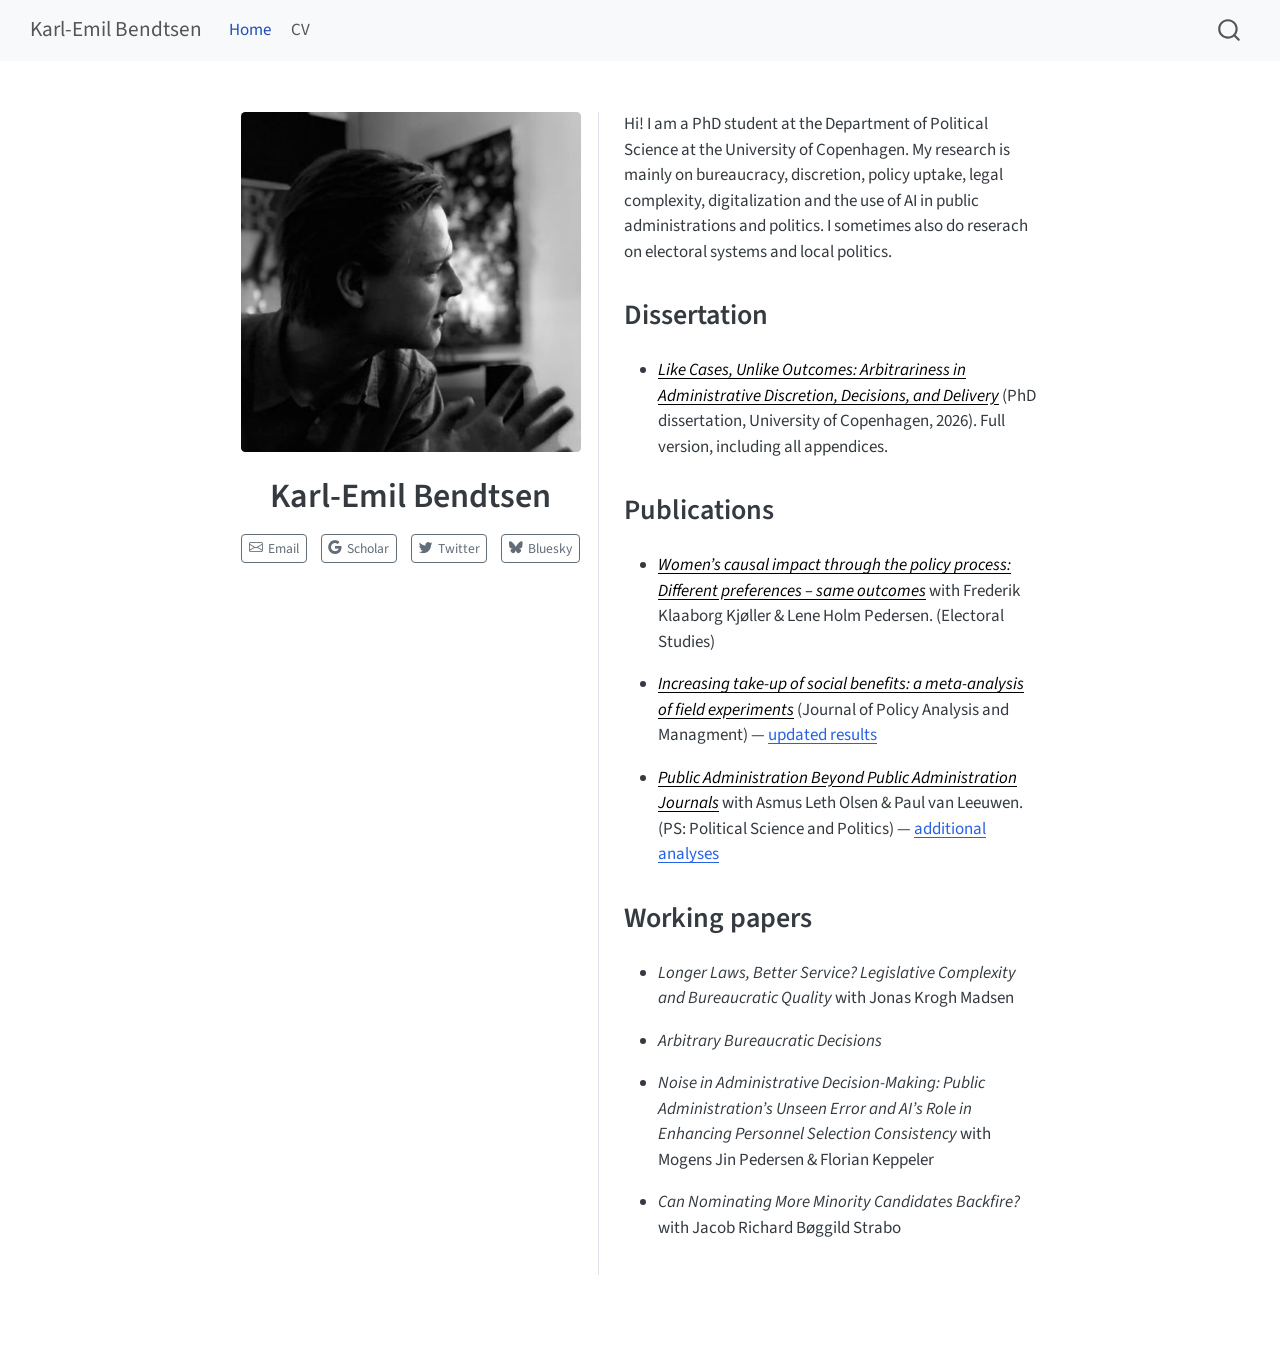
<file: docs/index.html>
<!DOCTYPE html>
<html xmlns="http://www.w3.org/1999/xhtml" lang="en" xml:lang="en"><head>

<meta charset="utf-8">
<meta name="generator" content="quarto-1.8.26">

<meta name="viewport" content="width=device-width, initial-scale=1.0, user-scalable=yes">


<title>Karl-Emil Bendtsen</title>
<style>
code{white-space: pre-wrap;}
span.smallcaps{font-variant: small-caps;}
div.columns{display: flex; gap: min(4vw, 1.5em);}
div.column{flex: auto; overflow-x: auto;}
div.hanging-indent{margin-left: 1.5em; text-indent: -1.5em;}
ul.task-list{list-style: none;}
ul.task-list li input[type="checkbox"] {
  width: 0.8em;
  margin: 0 0.8em 0.2em -1em; /* quarto-specific, see https://github.com/quarto-dev/quarto-cli/issues/4556 */ 
  vertical-align: middle;
}
</style>


<script src="site_libs/quarto-nav/quarto-nav.js"></script>
<script src="site_libs/quarto-nav/headroom.min.js"></script>
<script src="site_libs/clipboard/clipboard.min.js"></script>
<script src="site_libs/quarto-search/autocomplete.umd.js"></script>
<script src="site_libs/quarto-search/fuse.min.js"></script>
<script src="site_libs/quarto-search/quarto-search.js"></script>
<meta name="quarto:offset" content="./">
<script src="site_libs/quarto-html/quarto.js" type="module"></script>
<script src="site_libs/quarto-html/tabsets/tabsets.js" type="module"></script>
<script src="site_libs/quarto-html/axe/axe-check.js" type="module"></script>
<script src="site_libs/quarto-html/popper.min.js"></script>
<script src="site_libs/quarto-html/tippy.umd.min.js"></script>
<link href="site_libs/quarto-html/tippy.css" rel="stylesheet">
<link href="site_libs/quarto-html/quarto-syntax-highlighting-587c61ba64f3a5504c4d52d930310e48.css" rel="stylesheet" id="quarto-text-highlighting-styles">
<script src="site_libs/bootstrap/bootstrap.min.js"></script>
<link href="site_libs/bootstrap/bootstrap-icons.css" rel="stylesheet">
<link href="site_libs/bootstrap/bootstrap-e31584831b205ffbb2d98406f31c2a5b.min.css" rel="stylesheet" append-hash="true" id="quarto-bootstrap" data-mode="light">
<script id="quarto-search-options" type="application/json">{
  "location": "navbar",
  "copy-button": false,
  "collapse-after": 3,
  "panel-placement": "end",
  "type": "overlay",
  "limit": 50,
  "keyboard-shortcut": [
    "f",
    "/",
    "s"
  ],
  "show-item-context": false,
  "language": {
    "search-no-results-text": "No results",
    "search-matching-documents-text": "matching documents",
    "search-copy-link-title": "Copy link to search",
    "search-hide-matches-text": "Hide additional matches",
    "search-more-match-text": "more match in this document",
    "search-more-matches-text": "more matches in this document",
    "search-clear-button-title": "Clear",
    "search-text-placeholder": "",
    "search-detached-cancel-button-title": "Cancel",
    "search-submit-button-title": "Submit",
    "search-label": "Search"
  }
}</script>


<link rel="stylesheet" href="styles.css">
</head>

<body class="nav-fixed fullcontent quarto-light">

<div id="quarto-search-results"></div>
  <header id="quarto-header" class="headroom fixed-top">
    <nav class="navbar navbar-expand-lg " data-bs-theme="dark">
      <div class="navbar-container container-fluid">
      <div class="navbar-brand-container mx-auto">
    <a class="navbar-brand" href="./index.html">
    <span class="navbar-title">Karl-Emil Bendtsen</span>
    </a>
  </div>
            <div id="quarto-search" class="" title="Search"></div>
          <button class="navbar-toggler" type="button" data-bs-toggle="collapse" data-bs-target="#navbarCollapse" aria-controls="navbarCollapse" role="menu" aria-expanded="false" aria-label="Toggle navigation" onclick="if (window.quartoToggleHeadroom) { window.quartoToggleHeadroom(); }">
  <span class="navbar-toggler-icon"></span>
</button>
          <div class="collapse navbar-collapse" id="navbarCollapse">
            <ul class="navbar-nav navbar-nav-scroll me-auto">
  <li class="nav-item">
    <a class="nav-link active" href="./index.html" aria-current="page"> 
<span class="menu-text">Home</span></a>
  </li>  
  <li class="nav-item">
    <a class="nav-link" href="./CV_karlemilbendtsen.pdf"> 
<span class="menu-text">CV</span></a>
  </li>  
</ul>
          </div> <!-- /navcollapse -->
            <div class="quarto-navbar-tools">
</div>
      </div> <!-- /container-fluid -->
    </nav>
</header>
<!-- content -->
<div id="quarto-content" class="quarto-container page-columns page-rows-contents page-layout-article page-navbar">
<!-- sidebar -->
<!-- margin-sidebar -->
    
<!-- main -->
<div class="quarto-about-trestles">
  <div class="about-entity">
    <img src="pb.jpg" class="about-image
  rounded " style="width: 20em;">
<header id="title-block-header" class="quarto-title-block default">
<div class="quarto-title">
<h1 class="title">Karl-Emil Bendtsen</h1>
</div>
<div class="quarto-title-meta">
  </div>
</header>
    <div class="about-links">
  <a href="/kesb@ifs.ku.dk" class="about-link" rel="" target="">
    <i class="bi bi-envelope"></i>
     <span class="about-link-text">Email</span>
  </a>
  <a href="https://scholar.google.com/citations?user=jsZh-bsAAAAJ&amp;hl=en&amp;oi=ao" class="about-link" rel="" target="">
    <i class="bi bi-google scholar"></i>
     <span class="about-link-text">Scholar</span>
  </a>
  <a href="https://x.com/KarlEmil8D" class="about-link" rel="" target="">
    <i class="bi bi-twitter"></i>
     <span class="about-link-text">Twitter</span>
  </a>
  <a href="https://bsky.app/profile/karlemilbendtsen.bsky.social" class="about-link" rel="" target="">
    <i class="bi bi-bluesky"></i>
     <span class="about-link-text">Bluesky</span>
  </a>
</div>
  </div>
  <div class="about-contents"><main class="content" id="quarto-document-content">
<p>Hi! I am a PhD student at the Department of Political Science at the University of Copenhagen. My research is mainly on bureaucracy, discretion, policy uptake, legal complexity, digitalization and the use of AI in public administrations and politics. I sometimes also do reserach on electoral systems and local politics.</p>
<section id="dissertation" class="level2">
<h2 data-anchor-id="dissertation">Dissertation</h2>
<ul>
<li><a href="dissertation/like-cases-unlike-outcomes.pdf"><em>Like Cases, Unlike Outcomes: Arbitrariness in Administrative Discretion, Decisions, and Delivery</em></a> (PhD dissertation, University of Copenhagen, 2026). Full version, including all appendices.</li>
</ul>
</section>
<section id="publications" class="level2">
<h2 data-anchor-id="publications">Publications</h2>
<ul>
<li><p><a href="https://www.sciencedirect.com/science/article/pii/S0261379426000648"><em>Women’s causal impact through the policy process: Different preferences – same outcomes</em></a> with Frederik Klaaborg Kjøller &amp; Lene Holm Pedersen. (Electoral Studies)</p></li>
<li><p><a href="https://onlinelibrary.wiley.com/doi/abs/10.1002/pam.70085"><em>Increasing take-up of social benefits: a meta-analysis of field experiments</em></a> (Journal of Policy Analysis and Managment) — <a href="takeup_update.html">updated results</a></p></li>
<li><p><a href="https://www.cambridge.org/core/journals/ps-political-science-and-politics/article/public-administration-beyond-public-administration-journals/9A9373268F2880A786AB899960764015"><em>Public Administration Beyond Public Administration Journals</em></a> with Asmus Leth Olsen &amp; Paul van Leeuwen. (PS: Political Science and Politics) — <a href="https://paopa.org">additional analyses</a></p></li>
</ul>
</section>
<section id="working-papers" class="level2">
<h2 data-anchor-id="working-papers">Working papers</h2>
<ul>
<li><p><em>Longer Laws, Better Service? Legislative Complexity and Bureaucratic Quality</em> with Jonas Krogh Madsen</p></li>
<li><p><em>Arbitrary Bureaucratic Decisions</em></p></li>
<li><p><em>Noise in Administrative Decision-Making: Public Administration’s Unseen Error and AI’s Role in Enhancing Personnel Selection Consistency</em> with Mogens Jin Pedersen &amp; Florian Keppeler</p></li>
<li><p><em>Can Nominating More Minority Candidates Backfire?</em> with Jacob Richard Bøggild Strabo</p></li>
</ul>


</section>
</main></div>
</div>
 <!-- /main -->
<script id="quarto-html-after-body" type="application/javascript">
  window.document.addEventListener("DOMContentLoaded", function (event) {
    const isCodeAnnotation = (el) => {
      for (const clz of el.classList) {
        if (clz.startsWith('code-annotation-')) {                     
          return true;
        }
      }
      return false;
    }
    const onCopySuccess = function(e) {
      // button target
      const button = e.trigger;
      // don't keep focus
      button.blur();
      // flash "checked"
      button.classList.add('code-copy-button-checked');
      var currentTitle = button.getAttribute("title");
      button.setAttribute("title", "Copied!");
      let tooltip;
      if (window.bootstrap) {
        button.setAttribute("data-bs-toggle", "tooltip");
        button.setAttribute("data-bs-placement", "left");
        button.setAttribute("data-bs-title", "Copied!");
        tooltip = new bootstrap.Tooltip(button, 
          { trigger: "manual", 
            customClass: "code-copy-button-tooltip",
            offset: [0, -8]});
        tooltip.show();    
      }
      setTimeout(function() {
        if (tooltip) {
          tooltip.hide();
          button.removeAttribute("data-bs-title");
          button.removeAttribute("data-bs-toggle");
          button.removeAttribute("data-bs-placement");
        }
        button.setAttribute("title", currentTitle);
        button.classList.remove('code-copy-button-checked');
      }, 1000);
      // clear code selection
      e.clearSelection();
    }
    const getTextToCopy = function(trigger) {
      const outerScaffold = trigger.parentElement.cloneNode(true);
      const codeEl = outerScaffold.querySelector('code');
      for (const childEl of codeEl.children) {
        if (isCodeAnnotation(childEl)) {
          childEl.remove();
        }
      }
      return codeEl.innerText;
    }
    const clipboard = new window.ClipboardJS('.code-copy-button:not([data-in-quarto-modal])', {
      text: getTextToCopy
    });
    clipboard.on('success', onCopySuccess);
    if (window.document.getElementById('quarto-embedded-source-code-modal')) {
      const clipboardModal = new window.ClipboardJS('.code-copy-button[data-in-quarto-modal]', {
        text: getTextToCopy,
        container: window.document.getElementById('quarto-embedded-source-code-modal')
      });
      clipboardModal.on('success', onCopySuccess);
    }
      var localhostRegex = new RegExp(/^(?:http|https):\/\/localhost\:?[0-9]*\//);
      var mailtoRegex = new RegExp(/^mailto:/);
        var filterRegex = new RegExp('/' + window.location.host + '/');
      var isInternal = (href) => {
          return filterRegex.test(href) || localhostRegex.test(href) || mailtoRegex.test(href);
      }
      // Inspect non-navigation links and adorn them if external
     var links = window.document.querySelectorAll('a[href]:not(.nav-link):not(.navbar-brand):not(.toc-action):not(.sidebar-link):not(.sidebar-item-toggle):not(.pagination-link):not(.no-external):not([aria-hidden]):not(.dropdown-item):not(.quarto-navigation-tool):not(.about-link)');
      for (var i=0; i<links.length; i++) {
        const link = links[i];
        if (!isInternal(link.href)) {
          // undo the damage that might have been done by quarto-nav.js in the case of
          // links that we want to consider external
          if (link.dataset.originalHref !== undefined) {
            link.href = link.dataset.originalHref;
          }
        }
      }
    function tippyHover(el, contentFn, onTriggerFn, onUntriggerFn) {
      const config = {
        allowHTML: true,
        maxWidth: 500,
        delay: 100,
        arrow: false,
        appendTo: function(el) {
            return el.parentElement;
        },
        interactive: true,
        interactiveBorder: 10,
        theme: 'quarto',
        placement: 'bottom-start',
      };
      if (contentFn) {
        config.content = contentFn;
      }
      if (onTriggerFn) {
        config.onTrigger = onTriggerFn;
      }
      if (onUntriggerFn) {
        config.onUntrigger = onUntriggerFn;
      }
      window.tippy(el, config); 
    }
    const noterefs = window.document.querySelectorAll('a[role="doc-noteref"]');
    for (var i=0; i<noterefs.length; i++) {
      const ref = noterefs[i];
      tippyHover(ref, function() {
        // use id or data attribute instead here
        let href = ref.getAttribute('data-footnote-href') || ref.getAttribute('href');
        try { href = new URL(href).hash; } catch {}
        const id = href.replace(/^#\/?/, "");
        const note = window.document.getElementById(id);
        if (note) {
          return note.innerHTML;
        } else {
          return "";
        }
      });
    }
    const xrefs = window.document.querySelectorAll('a.quarto-xref');
    const processXRef = (id, note) => {
      // Strip column container classes
      const stripColumnClz = (el) => {
        el.classList.remove("page-full", "page-columns");
        if (el.children) {
          for (const child of el.children) {
            stripColumnClz(child);
          }
        }
      }
      stripColumnClz(note)
      if (id === null || id.startsWith('sec-')) {
        // Special case sections, only their first couple elements
        const container = document.createElement("div");
        if (note.children && note.children.length > 2) {
          container.appendChild(note.children[0].cloneNode(true));
          for (let i = 1; i < note.children.length; i++) {
            const child = note.children[i];
            if (child.tagName === "P" && child.innerText === "") {
              continue;
            } else {
              container.appendChild(child.cloneNode(true));
              break;
            }
          }
          if (window.Quarto?.typesetMath) {
            window.Quarto.typesetMath(container);
          }
          return container.innerHTML
        } else {
          if (window.Quarto?.typesetMath) {
            window.Quarto.typesetMath(note);
          }
          return note.innerHTML;
        }
      } else {
        // Remove any anchor links if they are present
        const anchorLink = note.querySelector('a.anchorjs-link');
        if (anchorLink) {
          anchorLink.remove();
        }
        if (window.Quarto?.typesetMath) {
          window.Quarto.typesetMath(note);
        }
        if (note.classList.contains("callout")) {
          return note.outerHTML;
        } else {
          return note.innerHTML;
        }
      }
    }
    for (var i=0; i<xrefs.length; i++) {
      const xref = xrefs[i];
      tippyHover(xref, undefined, function(instance) {
        instance.disable();
        let url = xref.getAttribute('href');
        let hash = undefined; 
        if (url.startsWith('#')) {
          hash = url;
        } else {
          try { hash = new URL(url).hash; } catch {}
        }
        if (hash) {
          const id = hash.replace(/^#\/?/, "");
          const note = window.document.getElementById(id);
          if (note !== null) {
            try {
              const html = processXRef(id, note.cloneNode(true));
              instance.setContent(html);
            } finally {
              instance.enable();
              instance.show();
            }
          } else {
            // See if we can fetch this
            fetch(url.split('#')[0])
            .then(res => res.text())
            .then(html => {
              const parser = new DOMParser();
              const htmlDoc = parser.parseFromString(html, "text/html");
              const note = htmlDoc.getElementById(id);
              if (note !== null) {
                const html = processXRef(id, note);
                instance.setContent(html);
              } 
            }).finally(() => {
              instance.enable();
              instance.show();
            });
          }
        } else {
          // See if we can fetch a full url (with no hash to target)
          // This is a special case and we should probably do some content thinning / targeting
          fetch(url)
          .then(res => res.text())
          .then(html => {
            const parser = new DOMParser();
            const htmlDoc = parser.parseFromString(html, "text/html");
            const note = htmlDoc.querySelector('main.content');
            if (note !== null) {
              // This should only happen for chapter cross references
              // (since there is no id in the URL)
              // remove the first header
              if (note.children.length > 0 && note.children[0].tagName === "HEADER") {
                note.children[0].remove();
              }
              const html = processXRef(null, note);
              instance.setContent(html);
            } 
          }).finally(() => {
            instance.enable();
            instance.show();
          });
        }
      }, function(instance) {
      });
    }
        let selectedAnnoteEl;
        const selectorForAnnotation = ( cell, annotation) => {
          let cellAttr = 'data-code-cell="' + cell + '"';
          let lineAttr = 'data-code-annotation="' +  annotation + '"';
          const selector = 'span[' + cellAttr + '][' + lineAttr + ']';
          return selector;
        }
        const selectCodeLines = (annoteEl) => {
          const doc = window.document;
          const targetCell = annoteEl.getAttribute("data-target-cell");
          const targetAnnotation = annoteEl.getAttribute("data-target-annotation");
          const annoteSpan = window.document.querySelector(selectorForAnnotation(targetCell, targetAnnotation));
          const lines = annoteSpan.getAttribute("data-code-lines").split(",");
          const lineIds = lines.map((line) => {
            return targetCell + "-" + line;
          })
          let top = null;
          let height = null;
          let parent = null;
          if (lineIds.length > 0) {
              //compute the position of the single el (top and bottom and make a div)
              const el = window.document.getElementById(lineIds[0]);
              top = el.offsetTop;
              height = el.offsetHeight;
              parent = el.parentElement.parentElement;
            if (lineIds.length > 1) {
              const lastEl = window.document.getElementById(lineIds[lineIds.length - 1]);
              const bottom = lastEl.offsetTop + lastEl.offsetHeight;
              height = bottom - top;
            }
            if (top !== null && height !== null && parent !== null) {
              // cook up a div (if necessary) and position it 
              let div = window.document.getElementById("code-annotation-line-highlight");
              if (div === null) {
                div = window.document.createElement("div");
                div.setAttribute("id", "code-annotation-line-highlight");
                div.style.position = 'absolute';
                parent.appendChild(div);
              }
              div.style.top = top - 2 + "px";
              div.style.height = height + 4 + "px";
              div.style.left = 0;
              let gutterDiv = window.document.getElementById("code-annotation-line-highlight-gutter");
              if (gutterDiv === null) {
                gutterDiv = window.document.createElement("div");
                gutterDiv.setAttribute("id", "code-annotation-line-highlight-gutter");
                gutterDiv.style.position = 'absolute';
                const codeCell = window.document.getElementById(targetCell);
                const gutter = codeCell.querySelector('.code-annotation-gutter');
                gutter.appendChild(gutterDiv);
              }
              gutterDiv.style.top = top - 2 + "px";
              gutterDiv.style.height = height + 4 + "px";
            }
            selectedAnnoteEl = annoteEl;
          }
        };
        const unselectCodeLines = () => {
          const elementsIds = ["code-annotation-line-highlight", "code-annotation-line-highlight-gutter"];
          elementsIds.forEach((elId) => {
            const div = window.document.getElementById(elId);
            if (div) {
              div.remove();
            }
          });
          selectedAnnoteEl = undefined;
        };
          // Handle positioning of the toggle
      window.addEventListener(
        "resize",
        throttle(() => {
          elRect = undefined;
          if (selectedAnnoteEl) {
            selectCodeLines(selectedAnnoteEl);
          }
        }, 10)
      );
      function throttle(fn, ms) {
      let throttle = false;
      let timer;
        return (...args) => {
          if(!throttle) { // first call gets through
              fn.apply(this, args);
              throttle = true;
          } else { // all the others get throttled
              if(timer) clearTimeout(timer); // cancel #2
              timer = setTimeout(() => {
                fn.apply(this, args);
                timer = throttle = false;
              }, ms);
          }
        };
      }
        // Attach click handler to the DT
        const annoteDls = window.document.querySelectorAll('dt[data-target-cell]');
        for (const annoteDlNode of annoteDls) {
          annoteDlNode.addEventListener('click', (event) => {
            const clickedEl = event.target;
            if (clickedEl !== selectedAnnoteEl) {
              unselectCodeLines();
              const activeEl = window.document.querySelector('dt[data-target-cell].code-annotation-active');
              if (activeEl) {
                activeEl.classList.remove('code-annotation-active');
              }
              selectCodeLines(clickedEl);
              clickedEl.classList.add('code-annotation-active');
            } else {
              // Unselect the line
              unselectCodeLines();
              clickedEl.classList.remove('code-annotation-active');
            }
          });
        }
    const findCites = (el) => {
      const parentEl = el.parentElement;
      if (parentEl) {
        const cites = parentEl.dataset.cites;
        if (cites) {
          return {
            el,
            cites: cites.split(' ')
          };
        } else {
          return findCites(el.parentElement)
        }
      } else {
        return undefined;
      }
    };
    var bibliorefs = window.document.querySelectorAll('a[role="doc-biblioref"]');
    for (var i=0; i<bibliorefs.length; i++) {
      const ref = bibliorefs[i];
      const citeInfo = findCites(ref);
      if (citeInfo) {
        tippyHover(citeInfo.el, function() {
          var popup = window.document.createElement('div');
          citeInfo.cites.forEach(function(cite) {
            var citeDiv = window.document.createElement('div');
            citeDiv.classList.add('hanging-indent');
            citeDiv.classList.add('csl-entry');
            var biblioDiv = window.document.getElementById('ref-' + cite);
            if (biblioDiv) {
              citeDiv.innerHTML = biblioDiv.innerHTML;
            }
            popup.appendChild(citeDiv);
          });
          return popup.innerHTML;
        });
      }
    }
  });
  </script>
</div> <!-- /content -->




</body></html>
</file>
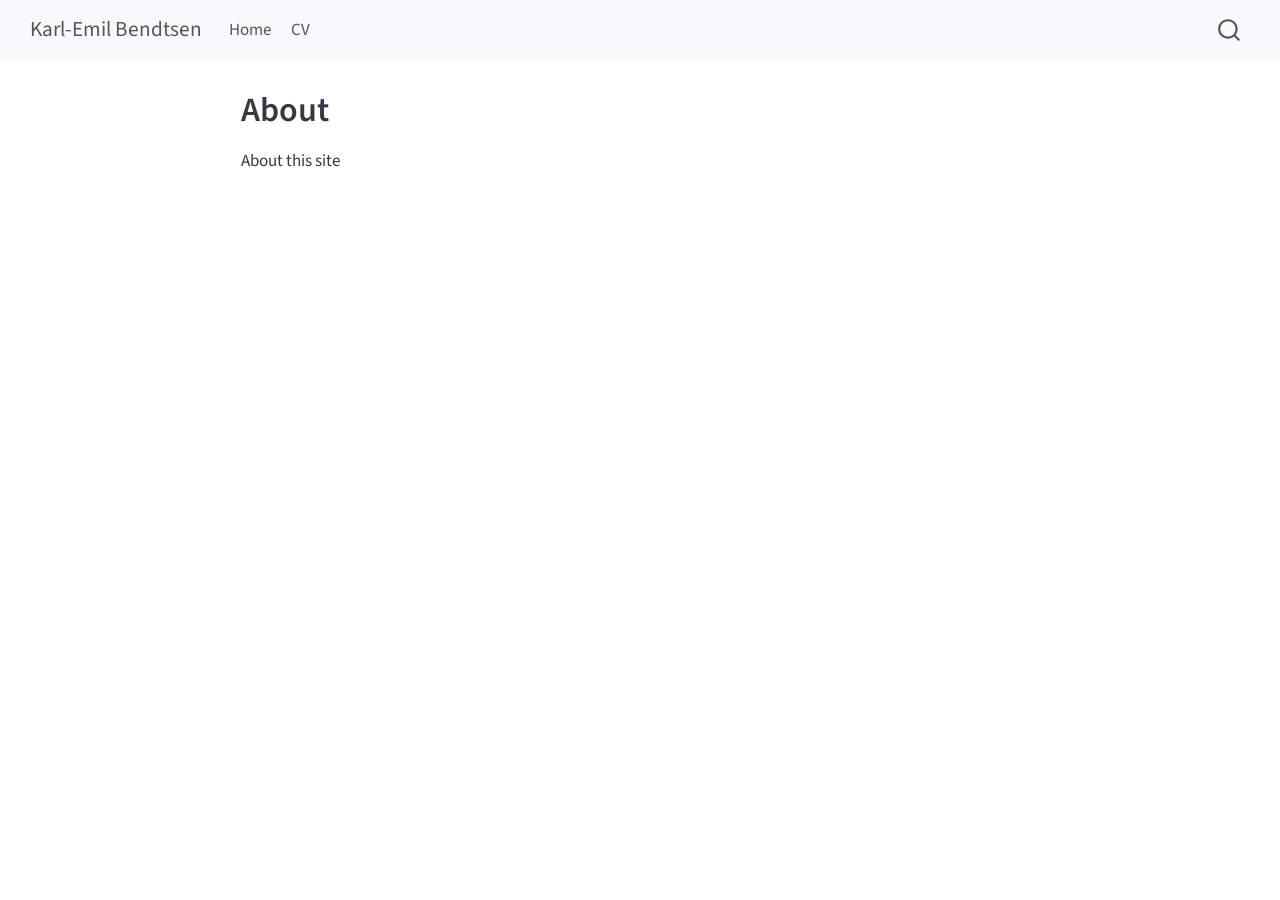
<file: docs/about.html>
<!DOCTYPE html>
<html xmlns="http://www.w3.org/1999/xhtml" lang="en" xml:lang="en"><head>

<meta charset="utf-8">
<meta name="generator" content="quarto-1.8.26">

<meta name="viewport" content="width=device-width, initial-scale=1.0, user-scalable=yes">


<title>About – Karl-Emil Bendtsen</title>
<style>
code{white-space: pre-wrap;}
span.smallcaps{font-variant: small-caps;}
div.columns{display: flex; gap: min(4vw, 1.5em);}
div.column{flex: auto; overflow-x: auto;}
div.hanging-indent{margin-left: 1.5em; text-indent: -1.5em;}
ul.task-list{list-style: none;}
ul.task-list li input[type="checkbox"] {
  width: 0.8em;
  margin: 0 0.8em 0.2em -1em; /* quarto-specific, see https://github.com/quarto-dev/quarto-cli/issues/4556 */ 
  vertical-align: middle;
}
</style>


<script src="site_libs/quarto-nav/quarto-nav.js"></script>
<script src="site_libs/quarto-nav/headroom.min.js"></script>
<script src="site_libs/clipboard/clipboard.min.js"></script>
<script src="site_libs/quarto-search/autocomplete.umd.js"></script>
<script src="site_libs/quarto-search/fuse.min.js"></script>
<script src="site_libs/quarto-search/quarto-search.js"></script>
<meta name="quarto:offset" content="./">
<script src="site_libs/quarto-html/quarto.js" type="module"></script>
<script src="site_libs/quarto-html/tabsets/tabsets.js" type="module"></script>
<script src="site_libs/quarto-html/axe/axe-check.js" type="module"></script>
<script src="site_libs/quarto-html/popper.min.js"></script>
<script src="site_libs/quarto-html/tippy.umd.min.js"></script>
<script src="site_libs/quarto-html/anchor.min.js"></script>
<link href="site_libs/quarto-html/tippy.css" rel="stylesheet">
<link href="site_libs/quarto-html/quarto-syntax-highlighting-587c61ba64f3a5504c4d52d930310e48.css" rel="stylesheet" id="quarto-text-highlighting-styles">
<script src="site_libs/bootstrap/bootstrap.min.js"></script>
<link href="site_libs/bootstrap/bootstrap-icons.css" rel="stylesheet">
<link href="site_libs/bootstrap/bootstrap-e31584831b205ffbb2d98406f31c2a5b.min.css" rel="stylesheet" append-hash="true" id="quarto-bootstrap" data-mode="light">
<script id="quarto-search-options" type="application/json">{
  "location": "navbar",
  "copy-button": false,
  "collapse-after": 3,
  "panel-placement": "end",
  "type": "overlay",
  "limit": 50,
  "keyboard-shortcut": [
    "f",
    "/",
    "s"
  ],
  "show-item-context": false,
  "language": {
    "search-no-results-text": "No results",
    "search-matching-documents-text": "matching documents",
    "search-copy-link-title": "Copy link to search",
    "search-hide-matches-text": "Hide additional matches",
    "search-more-match-text": "more match in this document",
    "search-more-matches-text": "more matches in this document",
    "search-clear-button-title": "Clear",
    "search-text-placeholder": "",
    "search-detached-cancel-button-title": "Cancel",
    "search-submit-button-title": "Submit",
    "search-label": "Search"
  }
}</script>


<link rel="stylesheet" href="styles.css">
</head>

<body class="nav-fixed fullcontent quarto-light">

<div id="quarto-search-results"></div>
  <header id="quarto-header" class="headroom fixed-top">
    <nav class="navbar navbar-expand-lg " data-bs-theme="dark">
      <div class="navbar-container container-fluid">
      <div class="navbar-brand-container mx-auto">
    <a class="navbar-brand" href="./index.html">
    <span class="navbar-title">Karl-Emil Bendtsen</span>
    </a>
  </div>
            <div id="quarto-search" class="" title="Search"></div>
          <button class="navbar-toggler" type="button" data-bs-toggle="collapse" data-bs-target="#navbarCollapse" aria-controls="navbarCollapse" role="menu" aria-expanded="false" aria-label="Toggle navigation" onclick="if (window.quartoToggleHeadroom) { window.quartoToggleHeadroom(); }">
  <span class="navbar-toggler-icon"></span>
</button>
          <div class="collapse navbar-collapse" id="navbarCollapse">
            <ul class="navbar-nav navbar-nav-scroll me-auto">
  <li class="nav-item">
    <a class="nav-link" href="./index.html"> 
<span class="menu-text">Home</span></a>
  </li>  
  <li class="nav-item">
    <a class="nav-link" href="./CV_karlemilbendtsen.pdf"> 
<span class="menu-text">CV</span></a>
  </li>  
</ul>
          </div> <!-- /navcollapse -->
            <div class="quarto-navbar-tools">
</div>
      </div> <!-- /container-fluid -->
    </nav>
</header>
<!-- content -->
<div id="quarto-content" class="quarto-container page-columns page-rows-contents page-layout-article page-navbar">
<!-- sidebar -->
<!-- margin-sidebar -->
    
<!-- main -->
<main class="content" id="quarto-document-content">

<header id="title-block-header" class="quarto-title-block default">
<div class="quarto-title">
<h1 class="title">About</h1>
</div>



<div class="quarto-title-meta">

    
  
    
  </div>
  


</header>


<p>About this site</p>



</main> <!-- /main -->
<script id="quarto-html-after-body" type="application/javascript">
  window.document.addEventListener("DOMContentLoaded", function (event) {
    const icon = "";
    const anchorJS = new window.AnchorJS();
    anchorJS.options = {
      placement: 'right',
      icon: icon
    };
    anchorJS.add('.anchored');
    const isCodeAnnotation = (el) => {
      for (const clz of el.classList) {
        if (clz.startsWith('code-annotation-')) {                     
          return true;
        }
      }
      return false;
    }
    const onCopySuccess = function(e) {
      // button target
      const button = e.trigger;
      // don't keep focus
      button.blur();
      // flash "checked"
      button.classList.add('code-copy-button-checked');
      var currentTitle = button.getAttribute("title");
      button.setAttribute("title", "Copied!");
      let tooltip;
      if (window.bootstrap) {
        button.setAttribute("data-bs-toggle", "tooltip");
        button.setAttribute("data-bs-placement", "left");
        button.setAttribute("data-bs-title", "Copied!");
        tooltip = new bootstrap.Tooltip(button, 
          { trigger: "manual", 
            customClass: "code-copy-button-tooltip",
            offset: [0, -8]});
        tooltip.show();    
      }
      setTimeout(function() {
        if (tooltip) {
          tooltip.hide();
          button.removeAttribute("data-bs-title");
          button.removeAttribute("data-bs-toggle");
          button.removeAttribute("data-bs-placement");
        }
        button.setAttribute("title", currentTitle);
        button.classList.remove('code-copy-button-checked');
      }, 1000);
      // clear code selection
      e.clearSelection();
    }
    const getTextToCopy = function(trigger) {
      const outerScaffold = trigger.parentElement.cloneNode(true);
      const codeEl = outerScaffold.querySelector('code');
      for (const childEl of codeEl.children) {
        if (isCodeAnnotation(childEl)) {
          childEl.remove();
        }
      }
      return codeEl.innerText;
    }
    const clipboard = new window.ClipboardJS('.code-copy-button:not([data-in-quarto-modal])', {
      text: getTextToCopy
    });
    clipboard.on('success', onCopySuccess);
    if (window.document.getElementById('quarto-embedded-source-code-modal')) {
      const clipboardModal = new window.ClipboardJS('.code-copy-button[data-in-quarto-modal]', {
        text: getTextToCopy,
        container: window.document.getElementById('quarto-embedded-source-code-modal')
      });
      clipboardModal.on('success', onCopySuccess);
    }
      var localhostRegex = new RegExp(/^(?:http|https):\/\/localhost\:?[0-9]*\//);
      var mailtoRegex = new RegExp(/^mailto:/);
        var filterRegex = new RegExp('/' + window.location.host + '/');
      var isInternal = (href) => {
          return filterRegex.test(href) || localhostRegex.test(href) || mailtoRegex.test(href);
      }
      // Inspect non-navigation links and adorn them if external
     var links = window.document.querySelectorAll('a[href]:not(.nav-link):not(.navbar-brand):not(.toc-action):not(.sidebar-link):not(.sidebar-item-toggle):not(.pagination-link):not(.no-external):not([aria-hidden]):not(.dropdown-item):not(.quarto-navigation-tool):not(.about-link)');
      for (var i=0; i<links.length; i++) {
        const link = links[i];
        if (!isInternal(link.href)) {
          // undo the damage that might have been done by quarto-nav.js in the case of
          // links that we want to consider external
          if (link.dataset.originalHref !== undefined) {
            link.href = link.dataset.originalHref;
          }
        }
      }
    function tippyHover(el, contentFn, onTriggerFn, onUntriggerFn) {
      const config = {
        allowHTML: true,
        maxWidth: 500,
        delay: 100,
        arrow: false,
        appendTo: function(el) {
            return el.parentElement;
        },
        interactive: true,
        interactiveBorder: 10,
        theme: 'quarto',
        placement: 'bottom-start',
      };
      if (contentFn) {
        config.content = contentFn;
      }
      if (onTriggerFn) {
        config.onTrigger = onTriggerFn;
      }
      if (onUntriggerFn) {
        config.onUntrigger = onUntriggerFn;
      }
      window.tippy(el, config); 
    }
    const noterefs = window.document.querySelectorAll('a[role="doc-noteref"]');
    for (var i=0; i<noterefs.length; i++) {
      const ref = noterefs[i];
      tippyHover(ref, function() {
        // use id or data attribute instead here
        let href = ref.getAttribute('data-footnote-href') || ref.getAttribute('href');
        try { href = new URL(href).hash; } catch {}
        const id = href.replace(/^#\/?/, "");
        const note = window.document.getElementById(id);
        if (note) {
          return note.innerHTML;
        } else {
          return "";
        }
      });
    }
    const xrefs = window.document.querySelectorAll('a.quarto-xref');
    const processXRef = (id, note) => {
      // Strip column container classes
      const stripColumnClz = (el) => {
        el.classList.remove("page-full", "page-columns");
        if (el.children) {
          for (const child of el.children) {
            stripColumnClz(child);
          }
        }
      }
      stripColumnClz(note)
      if (id === null || id.startsWith('sec-')) {
        // Special case sections, only their first couple elements
        const container = document.createElement("div");
        if (note.children && note.children.length > 2) {
          container.appendChild(note.children[0].cloneNode(true));
          for (let i = 1; i < note.children.length; i++) {
            const child = note.children[i];
            if (child.tagName === "P" && child.innerText === "") {
              continue;
            } else {
              container.appendChild(child.cloneNode(true));
              break;
            }
          }
          if (window.Quarto?.typesetMath) {
            window.Quarto.typesetMath(container);
          }
          return container.innerHTML
        } else {
          if (window.Quarto?.typesetMath) {
            window.Quarto.typesetMath(note);
          }
          return note.innerHTML;
        }
      } else {
        // Remove any anchor links if they are present
        const anchorLink = note.querySelector('a.anchorjs-link');
        if (anchorLink) {
          anchorLink.remove();
        }
        if (window.Quarto?.typesetMath) {
          window.Quarto.typesetMath(note);
        }
        if (note.classList.contains("callout")) {
          return note.outerHTML;
        } else {
          return note.innerHTML;
        }
      }
    }
    for (var i=0; i<xrefs.length; i++) {
      const xref = xrefs[i];
      tippyHover(xref, undefined, function(instance) {
        instance.disable();
        let url = xref.getAttribute('href');
        let hash = undefined; 
        if (url.startsWith('#')) {
          hash = url;
        } else {
          try { hash = new URL(url).hash; } catch {}
        }
        if (hash) {
          const id = hash.replace(/^#\/?/, "");
          const note = window.document.getElementById(id);
          if (note !== null) {
            try {
              const html = processXRef(id, note.cloneNode(true));
              instance.setContent(html);
            } finally {
              instance.enable();
              instance.show();
            }
          } else {
            // See if we can fetch this
            fetch(url.split('#')[0])
            .then(res => res.text())
            .then(html => {
              const parser = new DOMParser();
              const htmlDoc = parser.parseFromString(html, "text/html");
              const note = htmlDoc.getElementById(id);
              if (note !== null) {
                const html = processXRef(id, note);
                instance.setContent(html);
              } 
            }).finally(() => {
              instance.enable();
              instance.show();
            });
          }
        } else {
          // See if we can fetch a full url (with no hash to target)
          // This is a special case and we should probably do some content thinning / targeting
          fetch(url)
          .then(res => res.text())
          .then(html => {
            const parser = new DOMParser();
            const htmlDoc = parser.parseFromString(html, "text/html");
            const note = htmlDoc.querySelector('main.content');
            if (note !== null) {
              // This should only happen for chapter cross references
              // (since there is no id in the URL)
              // remove the first header
              if (note.children.length > 0 && note.children[0].tagName === "HEADER") {
                note.children[0].remove();
              }
              const html = processXRef(null, note);
              instance.setContent(html);
            } 
          }).finally(() => {
            instance.enable();
            instance.show();
          });
        }
      }, function(instance) {
      });
    }
        let selectedAnnoteEl;
        const selectorForAnnotation = ( cell, annotation) => {
          let cellAttr = 'data-code-cell="' + cell + '"';
          let lineAttr = 'data-code-annotation="' +  annotation + '"';
          const selector = 'span[' + cellAttr + '][' + lineAttr + ']';
          return selector;
        }
        const selectCodeLines = (annoteEl) => {
          const doc = window.document;
          const targetCell = annoteEl.getAttribute("data-target-cell");
          const targetAnnotation = annoteEl.getAttribute("data-target-annotation");
          const annoteSpan = window.document.querySelector(selectorForAnnotation(targetCell, targetAnnotation));
          const lines = annoteSpan.getAttribute("data-code-lines").split(",");
          const lineIds = lines.map((line) => {
            return targetCell + "-" + line;
          })
          let top = null;
          let height = null;
          let parent = null;
          if (lineIds.length > 0) {
              //compute the position of the single el (top and bottom and make a div)
              const el = window.document.getElementById(lineIds[0]);
              top = el.offsetTop;
              height = el.offsetHeight;
              parent = el.parentElement.parentElement;
            if (lineIds.length > 1) {
              const lastEl = window.document.getElementById(lineIds[lineIds.length - 1]);
              const bottom = lastEl.offsetTop + lastEl.offsetHeight;
              height = bottom - top;
            }
            if (top !== null && height !== null && parent !== null) {
              // cook up a div (if necessary) and position it 
              let div = window.document.getElementById("code-annotation-line-highlight");
              if (div === null) {
                div = window.document.createElement("div");
                div.setAttribute("id", "code-annotation-line-highlight");
                div.style.position = 'absolute';
                parent.appendChild(div);
              }
              div.style.top = top - 2 + "px";
              div.style.height = height + 4 + "px";
              div.style.left = 0;
              let gutterDiv = window.document.getElementById("code-annotation-line-highlight-gutter");
              if (gutterDiv === null) {
                gutterDiv = window.document.createElement("div");
                gutterDiv.setAttribute("id", "code-annotation-line-highlight-gutter");
                gutterDiv.style.position = 'absolute';
                const codeCell = window.document.getElementById(targetCell);
                const gutter = codeCell.querySelector('.code-annotation-gutter');
                gutter.appendChild(gutterDiv);
              }
              gutterDiv.style.top = top - 2 + "px";
              gutterDiv.style.height = height + 4 + "px";
            }
            selectedAnnoteEl = annoteEl;
          }
        };
        const unselectCodeLines = () => {
          const elementsIds = ["code-annotation-line-highlight", "code-annotation-line-highlight-gutter"];
          elementsIds.forEach((elId) => {
            const div = window.document.getElementById(elId);
            if (div) {
              div.remove();
            }
          });
          selectedAnnoteEl = undefined;
        };
          // Handle positioning of the toggle
      window.addEventListener(
        "resize",
        throttle(() => {
          elRect = undefined;
          if (selectedAnnoteEl) {
            selectCodeLines(selectedAnnoteEl);
          }
        }, 10)
      );
      function throttle(fn, ms) {
      let throttle = false;
      let timer;
        return (...args) => {
          if(!throttle) { // first call gets through
              fn.apply(this, args);
              throttle = true;
          } else { // all the others get throttled
              if(timer) clearTimeout(timer); // cancel #2
              timer = setTimeout(() => {
                fn.apply(this, args);
                timer = throttle = false;
              }, ms);
          }
        };
      }
        // Attach click handler to the DT
        const annoteDls = window.document.querySelectorAll('dt[data-target-cell]');
        for (const annoteDlNode of annoteDls) {
          annoteDlNode.addEventListener('click', (event) => {
            const clickedEl = event.target;
            if (clickedEl !== selectedAnnoteEl) {
              unselectCodeLines();
              const activeEl = window.document.querySelector('dt[data-target-cell].code-annotation-active');
              if (activeEl) {
                activeEl.classList.remove('code-annotation-active');
              }
              selectCodeLines(clickedEl);
              clickedEl.classList.add('code-annotation-active');
            } else {
              // Unselect the line
              unselectCodeLines();
              clickedEl.classList.remove('code-annotation-active');
            }
          });
        }
    const findCites = (el) => {
      const parentEl = el.parentElement;
      if (parentEl) {
        const cites = parentEl.dataset.cites;
        if (cites) {
          return {
            el,
            cites: cites.split(' ')
          };
        } else {
          return findCites(el.parentElement)
        }
      } else {
        return undefined;
      }
    };
    var bibliorefs = window.document.querySelectorAll('a[role="doc-biblioref"]');
    for (var i=0; i<bibliorefs.length; i++) {
      const ref = bibliorefs[i];
      const citeInfo = findCites(ref);
      if (citeInfo) {
        tippyHover(citeInfo.el, function() {
          var popup = window.document.createElement('div');
          citeInfo.cites.forEach(function(cite) {
            var citeDiv = window.document.createElement('div');
            citeDiv.classList.add('hanging-indent');
            citeDiv.classList.add('csl-entry');
            var biblioDiv = window.document.getElementById('ref-' + cite);
            if (biblioDiv) {
              citeDiv.innerHTML = biblioDiv.innerHTML;
            }
            popup.appendChild(citeDiv);
          });
          return popup.innerHTML;
        });
      }
    }
  });
  </script>
</div> <!-- /content -->




</body></html>
</file>
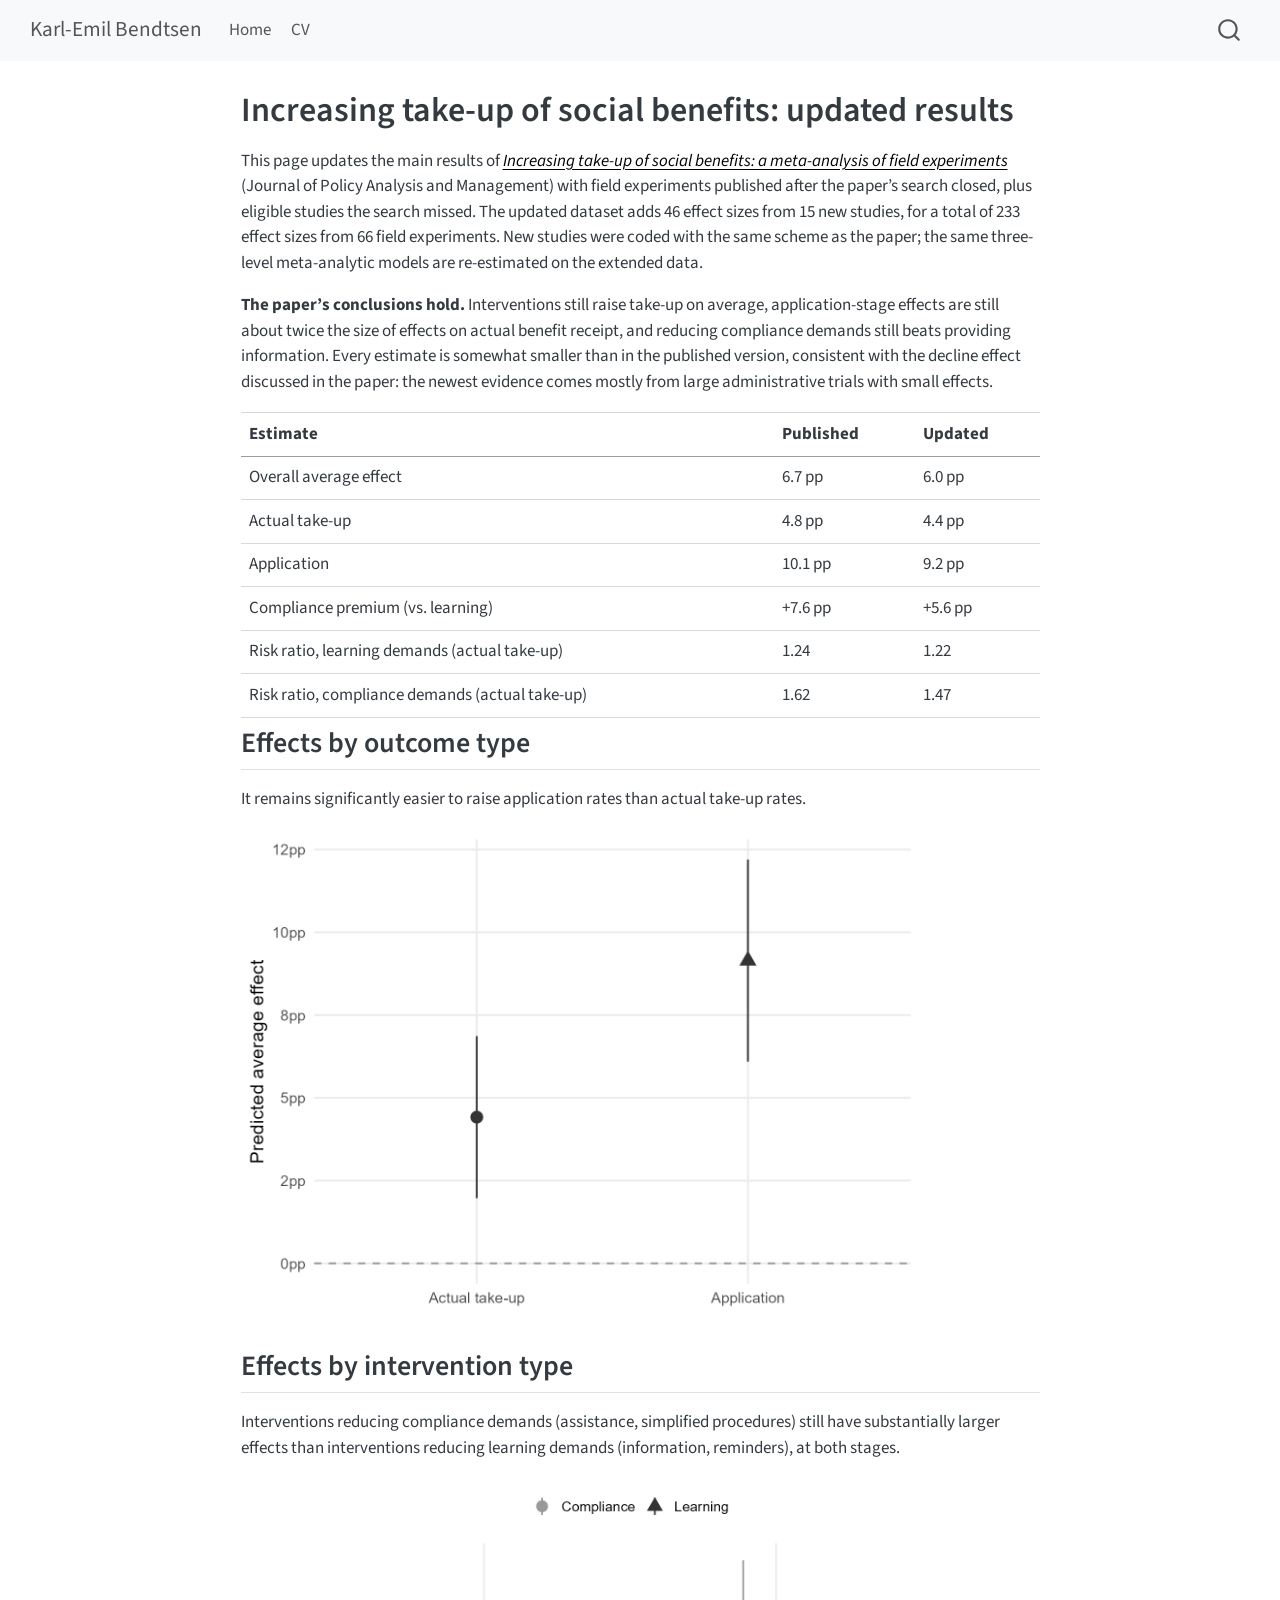
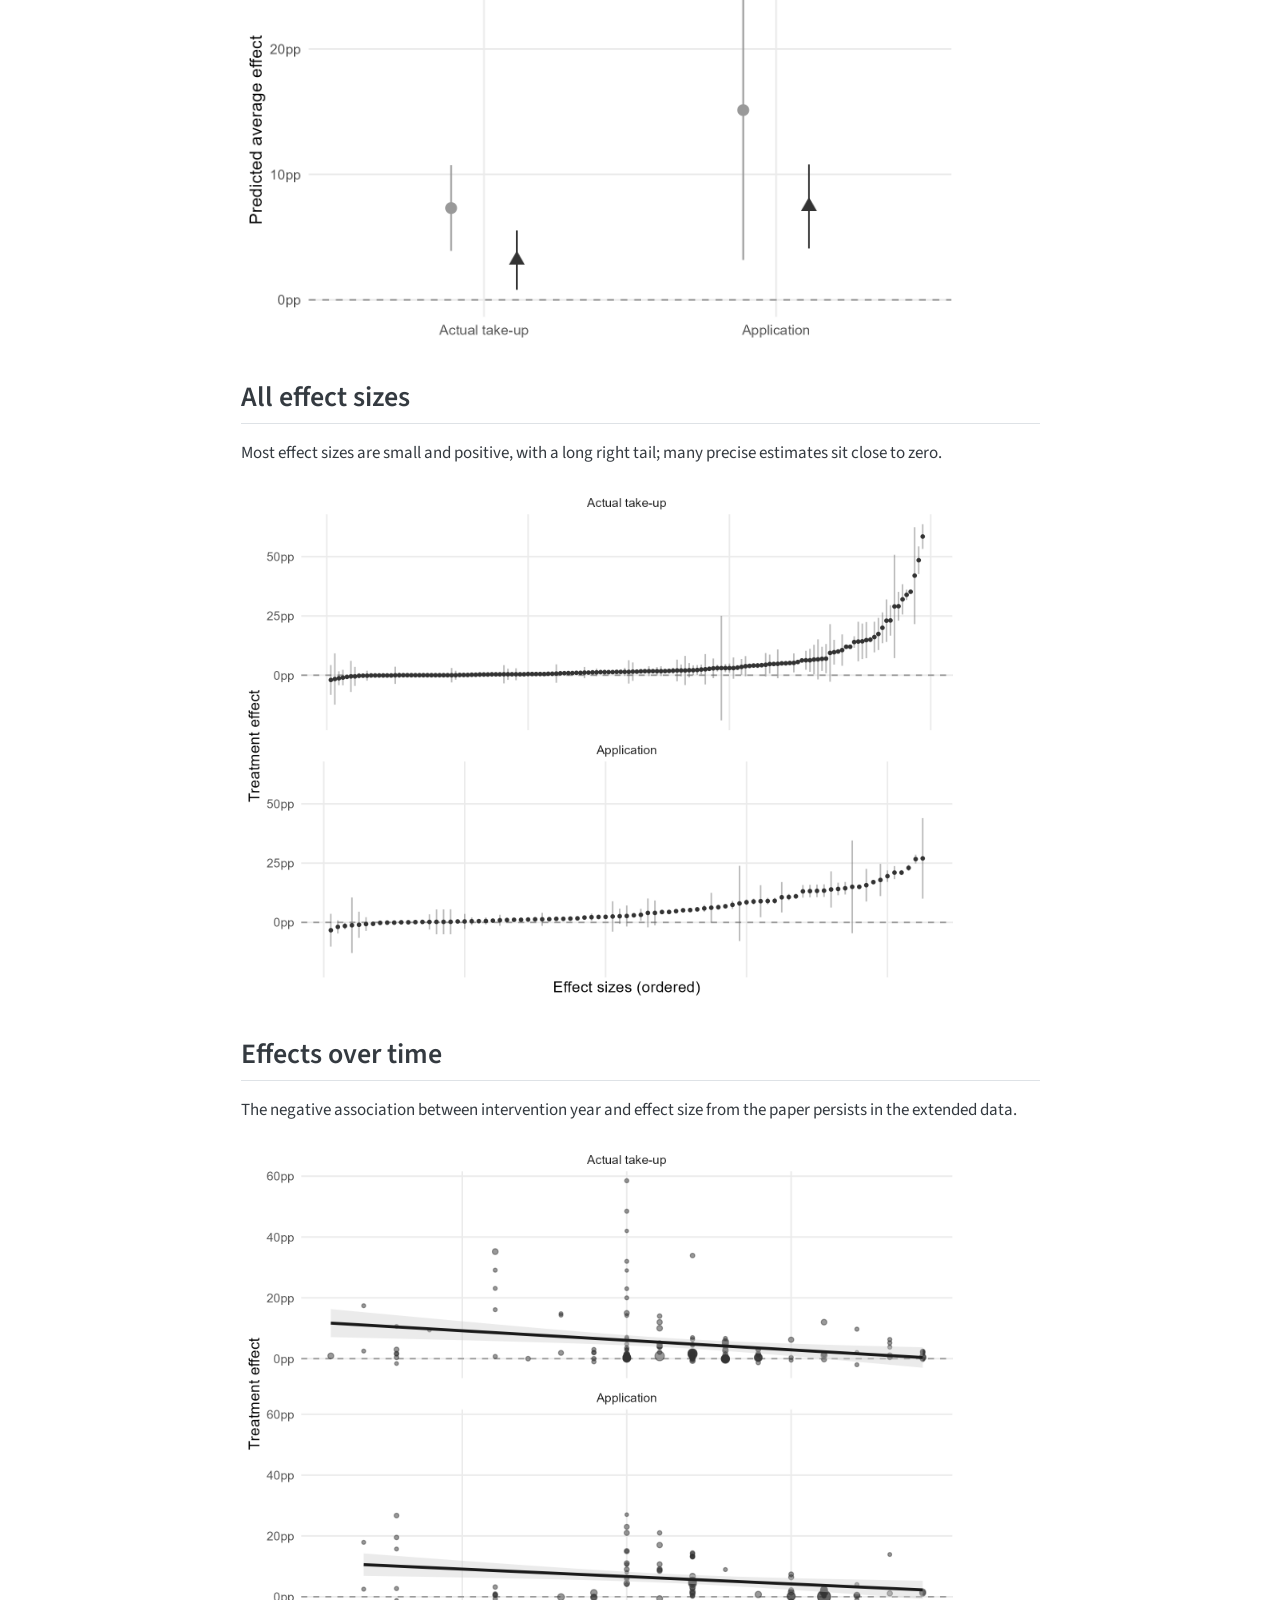
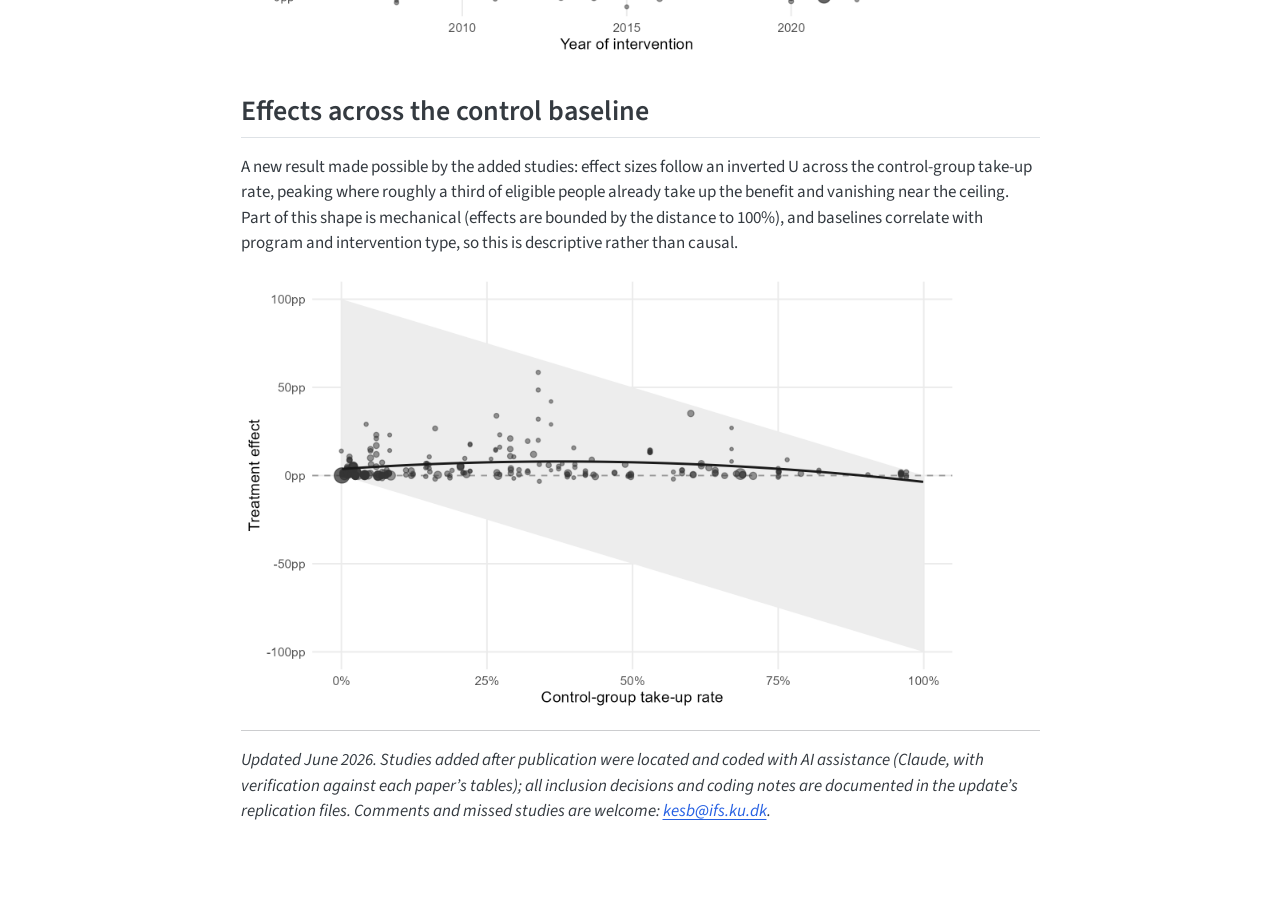
<file: docs/takeup_update.html>
<!DOCTYPE html>
<html xmlns="http://www.w3.org/1999/xhtml" lang="en" xml:lang="en"><head>

<meta charset="utf-8">
<meta name="generator" content="quarto-1.8.26">

<meta name="viewport" content="width=device-width, initial-scale=1.0, user-scalable=yes">


<title>Increasing take-up of social benefits: updated results – Karl-Emil Bendtsen</title>
<style>
code{white-space: pre-wrap;}
span.smallcaps{font-variant: small-caps;}
div.columns{display: flex; gap: min(4vw, 1.5em);}
div.column{flex: auto; overflow-x: auto;}
div.hanging-indent{margin-left: 1.5em; text-indent: -1.5em;}
ul.task-list{list-style: none;}
ul.task-list li input[type="checkbox"] {
  width: 0.8em;
  margin: 0 0.8em 0.2em -1em; /* quarto-specific, see https://github.com/quarto-dev/quarto-cli/issues/4556 */ 
  vertical-align: middle;
}
</style>


<script src="site_libs/quarto-nav/quarto-nav.js"></script>
<script src="site_libs/quarto-nav/headroom.min.js"></script>
<script src="site_libs/clipboard/clipboard.min.js"></script>
<script src="site_libs/quarto-search/autocomplete.umd.js"></script>
<script src="site_libs/quarto-search/fuse.min.js"></script>
<script src="site_libs/quarto-search/quarto-search.js"></script>
<meta name="quarto:offset" content="./">
<script src="site_libs/quarto-html/quarto.js" type="module"></script>
<script src="site_libs/quarto-html/tabsets/tabsets.js" type="module"></script>
<script src="site_libs/quarto-html/axe/axe-check.js" type="module"></script>
<script src="site_libs/quarto-html/popper.min.js"></script>
<script src="site_libs/quarto-html/tippy.umd.min.js"></script>
<script src="site_libs/quarto-html/anchor.min.js"></script>
<link href="site_libs/quarto-html/tippy.css" rel="stylesheet">
<link href="site_libs/quarto-html/quarto-syntax-highlighting-587c61ba64f3a5504c4d52d930310e48.css" rel="stylesheet" id="quarto-text-highlighting-styles">
<script src="site_libs/bootstrap/bootstrap.min.js"></script>
<link href="site_libs/bootstrap/bootstrap-icons.css" rel="stylesheet">
<link href="site_libs/bootstrap/bootstrap-e31584831b205ffbb2d98406f31c2a5b.min.css" rel="stylesheet" append-hash="true" id="quarto-bootstrap" data-mode="light">
<script id="quarto-search-options" type="application/json">{
  "location": "navbar",
  "copy-button": false,
  "collapse-after": 3,
  "panel-placement": "end",
  "type": "overlay",
  "limit": 50,
  "keyboard-shortcut": [
    "f",
    "/",
    "s"
  ],
  "show-item-context": false,
  "language": {
    "search-no-results-text": "No results",
    "search-matching-documents-text": "matching documents",
    "search-copy-link-title": "Copy link to search",
    "search-hide-matches-text": "Hide additional matches",
    "search-more-match-text": "more match in this document",
    "search-more-matches-text": "more matches in this document",
    "search-clear-button-title": "Clear",
    "search-text-placeholder": "",
    "search-detached-cancel-button-title": "Cancel",
    "search-submit-button-title": "Submit",
    "search-label": "Search"
  }
}</script>


<link rel="stylesheet" href="styles.css">
</head>

<body class="nav-fixed fullcontent quarto-light">

<div id="quarto-search-results"></div>
  <header id="quarto-header" class="headroom fixed-top">
    <nav class="navbar navbar-expand-lg " data-bs-theme="dark">
      <div class="navbar-container container-fluid">
      <div class="navbar-brand-container mx-auto">
    <a class="navbar-brand" href="./index.html">
    <span class="navbar-title">Karl-Emil Bendtsen</span>
    </a>
  </div>
            <div id="quarto-search" class="" title="Search"></div>
          <button class="navbar-toggler" type="button" data-bs-toggle="collapse" data-bs-target="#navbarCollapse" aria-controls="navbarCollapse" role="menu" aria-expanded="false" aria-label="Toggle navigation" onclick="if (window.quartoToggleHeadroom) { window.quartoToggleHeadroom(); }">
  <span class="navbar-toggler-icon"></span>
</button>
          <div class="collapse navbar-collapse" id="navbarCollapse">
            <ul class="navbar-nav navbar-nav-scroll me-auto">
  <li class="nav-item">
    <a class="nav-link" href="./index.html"> 
<span class="menu-text">Home</span></a>
  </li>  
  <li class="nav-item">
    <a class="nav-link" href="./CV_karlemilbendtsen.pdf"> 
<span class="menu-text">CV</span></a>
  </li>  
</ul>
          </div> <!-- /navcollapse -->
            <div class="quarto-navbar-tools">
</div>
      </div> <!-- /container-fluid -->
    </nav>
</header>
<!-- content -->
<div id="quarto-content" class="quarto-container page-columns page-rows-contents page-layout-article page-navbar">
<!-- sidebar -->
<!-- margin-sidebar -->
    
<!-- main -->
<main class="content" id="quarto-document-content">

<header id="title-block-header" class="quarto-title-block default">
<div class="quarto-title">
<h1 class="title">Increasing take-up of social benefits: updated results</h1>
</div>



<div class="quarto-title-meta">

    
  
    
  </div>
  


</header>


<!-- #CLAUDE: page drafted by Claude (2026-06-10); review prose before publishing -->
<p>This page updates the main results of <a href="https://doi.org/10.1002/pam.70085"><em>Increasing take-up of social benefits: a meta-analysis of field experiments</em></a> (Journal of Policy Analysis and Management) with field experiments published after the paper’s search closed, plus eligible studies the search missed. The updated dataset adds 46 effect sizes from 15 new studies, for a total of 233 effect sizes from 66 field experiments. New studies were coded with the same scheme as the paper; the same three-level meta-analytic models are re-estimated on the extended data.</p>
<p><strong>The paper’s conclusions hold.</strong> Interventions still raise take-up on average, application-stage effects are still about twice the size of effects on actual benefit receipt, and reducing compliance demands still beats providing information. Every estimate is somewhat smaller than in the published version, consistent with the decline effect discussed in the paper: the newest evidence comes mostly from large administrative trials with small effects.</p>
<table class="caption-top table">
<thead>
<tr class="header">
<th>Estimate</th>
<th>Published</th>
<th>Updated</th>
</tr>
</thead>
<tbody>
<tr class="odd">
<td>Overall average effect</td>
<td>6.7 pp</td>
<td>6.0 pp</td>
</tr>
<tr class="even">
<td>Actual take-up</td>
<td>4.8 pp</td>
<td>4.4 pp</td>
</tr>
<tr class="odd">
<td>Application</td>
<td>10.1 pp</td>
<td>9.2 pp</td>
</tr>
<tr class="even">
<td>Compliance premium (vs.&nbsp;learning)</td>
<td>+7.6 pp</td>
<td>+5.6 pp</td>
</tr>
<tr class="odd">
<td>Risk ratio, learning demands (actual take-up)</td>
<td>1.24</td>
<td>1.22</td>
</tr>
<tr class="even">
<td>Risk ratio, compliance demands (actual take-up)</td>
<td>1.62</td>
<td>1.47</td>
</tr>
</tbody>
</table>
<section id="effects-by-outcome-type" class="level2">
<h2 class="anchored" data-anchor-id="effects-by-outcome-type">Effects by outcome type</h2>
<p>It remains significantly easier to raise application rates than actual take-up rates.</p>
<p><img src="takeup_update_files/fig1_outcome_type.png" class="img-fluid" style="width:85.0%"></p>
</section>
<section id="effects-by-intervention-type" class="level2">
<h2 class="anchored" data-anchor-id="effects-by-intervention-type">Effects by intervention type</h2>
<p>Interventions reducing compliance demands (assistance, simplified procedures) still have substantially larger effects than interventions reducing learning demands (information, reminders), at both stages.</p>
<p><img src="takeup_update_files/fig3_intervention_type.png" class="img-fluid" style="width:90.0%"></p>
</section>
<section id="all-effect-sizes" class="level2">
<h2 class="anchored" data-anchor-id="all-effect-sizes">All effect sizes</h2>
<p>Most effect sizes are small and positive, with a long right tail; many precise estimates sit close to zero.</p>
<p><img src="takeup_update_files/fig2_forest.png" class="img-fluid" style="width:90.0%"></p>
</section>
<section id="effects-over-time" class="level2">
<h2 class="anchored" data-anchor-id="effects-over-time">Effects over time</h2>
<p>The negative association between intervention year and effect size from the paper persists in the extended data.</p>
<p><img src="takeup_update_files/fig4_decline.png" class="img-fluid" style="width:90.0%"></p>
</section>
<section id="effects-across-the-control-baseline" class="level2">
<h2 class="anchored" data-anchor-id="effects-across-the-control-baseline">Effects across the control baseline</h2>
<p>A new result made possible by the added studies: effect sizes follow an inverted U across the control-group take-up rate, peaking where roughly a third of eligible people already take up the benefit and vanishing near the ceiling. Part of this shape is mechanical (effects are bounded by the distance to 100%), and baselines correlate with program and intervention type, so this is descriptive rather than causal.</p>
<p><img src="takeup_update_files/fig5_baseline.png" class="img-fluid" style="width:90.0%"></p>
<hr>
<p><em>Updated June 2026. Studies added after publication were located and coded with AI assistance (Claude, with verification against each paper’s tables); all inclusion decisions and coding notes are documented in the update’s replication files. Comments and missed studies are welcome: <a href="mailto:kesb@ifs.ku.dk">kesb@ifs.ku.dk</a>.</em></p>


</section>

</main> <!-- /main -->
<script id="quarto-html-after-body" type="application/javascript">
  window.document.addEventListener("DOMContentLoaded", function (event) {
    const icon = "";
    const anchorJS = new window.AnchorJS();
    anchorJS.options = {
      placement: 'right',
      icon: icon
    };
    anchorJS.add('.anchored');
    const isCodeAnnotation = (el) => {
      for (const clz of el.classList) {
        if (clz.startsWith('code-annotation-')) {                     
          return true;
        }
      }
      return false;
    }
    const onCopySuccess = function(e) {
      // button target
      const button = e.trigger;
      // don't keep focus
      button.blur();
      // flash "checked"
      button.classList.add('code-copy-button-checked');
      var currentTitle = button.getAttribute("title");
      button.setAttribute("title", "Copied!");
      let tooltip;
      if (window.bootstrap) {
        button.setAttribute("data-bs-toggle", "tooltip");
        button.setAttribute("data-bs-placement", "left");
        button.setAttribute("data-bs-title", "Copied!");
        tooltip = new bootstrap.Tooltip(button, 
          { trigger: "manual", 
            customClass: "code-copy-button-tooltip",
            offset: [0, -8]});
        tooltip.show();    
      }
      setTimeout(function() {
        if (tooltip) {
          tooltip.hide();
          button.removeAttribute("data-bs-title");
          button.removeAttribute("data-bs-toggle");
          button.removeAttribute("data-bs-placement");
        }
        button.setAttribute("title", currentTitle);
        button.classList.remove('code-copy-button-checked');
      }, 1000);
      // clear code selection
      e.clearSelection();
    }
    const getTextToCopy = function(trigger) {
      const outerScaffold = trigger.parentElement.cloneNode(true);
      const codeEl = outerScaffold.querySelector('code');
      for (const childEl of codeEl.children) {
        if (isCodeAnnotation(childEl)) {
          childEl.remove();
        }
      }
      return codeEl.innerText;
    }
    const clipboard = new window.ClipboardJS('.code-copy-button:not([data-in-quarto-modal])', {
      text: getTextToCopy
    });
    clipboard.on('success', onCopySuccess);
    if (window.document.getElementById('quarto-embedded-source-code-modal')) {
      const clipboardModal = new window.ClipboardJS('.code-copy-button[data-in-quarto-modal]', {
        text: getTextToCopy,
        container: window.document.getElementById('quarto-embedded-source-code-modal')
      });
      clipboardModal.on('success', onCopySuccess);
    }
      var localhostRegex = new RegExp(/^(?:http|https):\/\/localhost\:?[0-9]*\//);
      var mailtoRegex = new RegExp(/^mailto:/);
        var filterRegex = new RegExp('/' + window.location.host + '/');
      var isInternal = (href) => {
          return filterRegex.test(href) || localhostRegex.test(href) || mailtoRegex.test(href);
      }
      // Inspect non-navigation links and adorn them if external
     var links = window.document.querySelectorAll('a[href]:not(.nav-link):not(.navbar-brand):not(.toc-action):not(.sidebar-link):not(.sidebar-item-toggle):not(.pagination-link):not(.no-external):not([aria-hidden]):not(.dropdown-item):not(.quarto-navigation-tool):not(.about-link)');
      for (var i=0; i<links.length; i++) {
        const link = links[i];
        if (!isInternal(link.href)) {
          // undo the damage that might have been done by quarto-nav.js in the case of
          // links that we want to consider external
          if (link.dataset.originalHref !== undefined) {
            link.href = link.dataset.originalHref;
          }
        }
      }
    function tippyHover(el, contentFn, onTriggerFn, onUntriggerFn) {
      const config = {
        allowHTML: true,
        maxWidth: 500,
        delay: 100,
        arrow: false,
        appendTo: function(el) {
            return el.parentElement;
        },
        interactive: true,
        interactiveBorder: 10,
        theme: 'quarto',
        placement: 'bottom-start',
      };
      if (contentFn) {
        config.content = contentFn;
      }
      if (onTriggerFn) {
        config.onTrigger = onTriggerFn;
      }
      if (onUntriggerFn) {
        config.onUntrigger = onUntriggerFn;
      }
      window.tippy(el, config); 
    }
    const noterefs = window.document.querySelectorAll('a[role="doc-noteref"]');
    for (var i=0; i<noterefs.length; i++) {
      const ref = noterefs[i];
      tippyHover(ref, function() {
        // use id or data attribute instead here
        let href = ref.getAttribute('data-footnote-href') || ref.getAttribute('href');
        try { href = new URL(href).hash; } catch {}
        const id = href.replace(/^#\/?/, "");
        const note = window.document.getElementById(id);
        if (note) {
          return note.innerHTML;
        } else {
          return "";
        }
      });
    }
    const xrefs = window.document.querySelectorAll('a.quarto-xref');
    const processXRef = (id, note) => {
      // Strip column container classes
      const stripColumnClz = (el) => {
        el.classList.remove("page-full", "page-columns");
        if (el.children) {
          for (const child of el.children) {
            stripColumnClz(child);
          }
        }
      }
      stripColumnClz(note)
      if (id === null || id.startsWith('sec-')) {
        // Special case sections, only their first couple elements
        const container = document.createElement("div");
        if (note.children && note.children.length > 2) {
          container.appendChild(note.children[0].cloneNode(true));
          for (let i = 1; i < note.children.length; i++) {
            const child = note.children[i];
            if (child.tagName === "P" && child.innerText === "") {
              continue;
            } else {
              container.appendChild(child.cloneNode(true));
              break;
            }
          }
          if (window.Quarto?.typesetMath) {
            window.Quarto.typesetMath(container);
          }
          return container.innerHTML
        } else {
          if (window.Quarto?.typesetMath) {
            window.Quarto.typesetMath(note);
          }
          return note.innerHTML;
        }
      } else {
        // Remove any anchor links if they are present
        const anchorLink = note.querySelector('a.anchorjs-link');
        if (anchorLink) {
          anchorLink.remove();
        }
        if (window.Quarto?.typesetMath) {
          window.Quarto.typesetMath(note);
        }
        if (note.classList.contains("callout")) {
          return note.outerHTML;
        } else {
          return note.innerHTML;
        }
      }
    }
    for (var i=0; i<xrefs.length; i++) {
      const xref = xrefs[i];
      tippyHover(xref, undefined, function(instance) {
        instance.disable();
        let url = xref.getAttribute('href');
        let hash = undefined; 
        if (url.startsWith('#')) {
          hash = url;
        } else {
          try { hash = new URL(url).hash; } catch {}
        }
        if (hash) {
          const id = hash.replace(/^#\/?/, "");
          const note = window.document.getElementById(id);
          if (note !== null) {
            try {
              const html = processXRef(id, note.cloneNode(true));
              instance.setContent(html);
            } finally {
              instance.enable();
              instance.show();
            }
          } else {
            // See if we can fetch this
            fetch(url.split('#')[0])
            .then(res => res.text())
            .then(html => {
              const parser = new DOMParser();
              const htmlDoc = parser.parseFromString(html, "text/html");
              const note = htmlDoc.getElementById(id);
              if (note !== null) {
                const html = processXRef(id, note);
                instance.setContent(html);
              } 
            }).finally(() => {
              instance.enable();
              instance.show();
            });
          }
        } else {
          // See if we can fetch a full url (with no hash to target)
          // This is a special case and we should probably do some content thinning / targeting
          fetch(url)
          .then(res => res.text())
          .then(html => {
            const parser = new DOMParser();
            const htmlDoc = parser.parseFromString(html, "text/html");
            const note = htmlDoc.querySelector('main.content');
            if (note !== null) {
              // This should only happen for chapter cross references
              // (since there is no id in the URL)
              // remove the first header
              if (note.children.length > 0 && note.children[0].tagName === "HEADER") {
                note.children[0].remove();
              }
              const html = processXRef(null, note);
              instance.setContent(html);
            } 
          }).finally(() => {
            instance.enable();
            instance.show();
          });
        }
      }, function(instance) {
      });
    }
        let selectedAnnoteEl;
        const selectorForAnnotation = ( cell, annotation) => {
          let cellAttr = 'data-code-cell="' + cell + '"';
          let lineAttr = 'data-code-annotation="' +  annotation + '"';
          const selector = 'span[' + cellAttr + '][' + lineAttr + ']';
          return selector;
        }
        const selectCodeLines = (annoteEl) => {
          const doc = window.document;
          const targetCell = annoteEl.getAttribute("data-target-cell");
          const targetAnnotation = annoteEl.getAttribute("data-target-annotation");
          const annoteSpan = window.document.querySelector(selectorForAnnotation(targetCell, targetAnnotation));
          const lines = annoteSpan.getAttribute("data-code-lines").split(",");
          const lineIds = lines.map((line) => {
            return targetCell + "-" + line;
          })
          let top = null;
          let height = null;
          let parent = null;
          if (lineIds.length > 0) {
              //compute the position of the single el (top and bottom and make a div)
              const el = window.document.getElementById(lineIds[0]);
              top = el.offsetTop;
              height = el.offsetHeight;
              parent = el.parentElement.parentElement;
            if (lineIds.length > 1) {
              const lastEl = window.document.getElementById(lineIds[lineIds.length - 1]);
              const bottom = lastEl.offsetTop + lastEl.offsetHeight;
              height = bottom - top;
            }
            if (top !== null && height !== null && parent !== null) {
              // cook up a div (if necessary) and position it 
              let div = window.document.getElementById("code-annotation-line-highlight");
              if (div === null) {
                div = window.document.createElement("div");
                div.setAttribute("id", "code-annotation-line-highlight");
                div.style.position = 'absolute';
                parent.appendChild(div);
              }
              div.style.top = top - 2 + "px";
              div.style.height = height + 4 + "px";
              div.style.left = 0;
              let gutterDiv = window.document.getElementById("code-annotation-line-highlight-gutter");
              if (gutterDiv === null) {
                gutterDiv = window.document.createElement("div");
                gutterDiv.setAttribute("id", "code-annotation-line-highlight-gutter");
                gutterDiv.style.position = 'absolute';
                const codeCell = window.document.getElementById(targetCell);
                const gutter = codeCell.querySelector('.code-annotation-gutter');
                gutter.appendChild(gutterDiv);
              }
              gutterDiv.style.top = top - 2 + "px";
              gutterDiv.style.height = height + 4 + "px";
            }
            selectedAnnoteEl = annoteEl;
          }
        };
        const unselectCodeLines = () => {
          const elementsIds = ["code-annotation-line-highlight", "code-annotation-line-highlight-gutter"];
          elementsIds.forEach((elId) => {
            const div = window.document.getElementById(elId);
            if (div) {
              div.remove();
            }
          });
          selectedAnnoteEl = undefined;
        };
          // Handle positioning of the toggle
      window.addEventListener(
        "resize",
        throttle(() => {
          elRect = undefined;
          if (selectedAnnoteEl) {
            selectCodeLines(selectedAnnoteEl);
          }
        }, 10)
      );
      function throttle(fn, ms) {
      let throttle = false;
      let timer;
        return (...args) => {
          if(!throttle) { // first call gets through
              fn.apply(this, args);
              throttle = true;
          } else { // all the others get throttled
              if(timer) clearTimeout(timer); // cancel #2
              timer = setTimeout(() => {
                fn.apply(this, args);
                timer = throttle = false;
              }, ms);
          }
        };
      }
        // Attach click handler to the DT
        const annoteDls = window.document.querySelectorAll('dt[data-target-cell]');
        for (const annoteDlNode of annoteDls) {
          annoteDlNode.addEventListener('click', (event) => {
            const clickedEl = event.target;
            if (clickedEl !== selectedAnnoteEl) {
              unselectCodeLines();
              const activeEl = window.document.querySelector('dt[data-target-cell].code-annotation-active');
              if (activeEl) {
                activeEl.classList.remove('code-annotation-active');
              }
              selectCodeLines(clickedEl);
              clickedEl.classList.add('code-annotation-active');
            } else {
              // Unselect the line
              unselectCodeLines();
              clickedEl.classList.remove('code-annotation-active');
            }
          });
        }
    const findCites = (el) => {
      const parentEl = el.parentElement;
      if (parentEl) {
        const cites = parentEl.dataset.cites;
        if (cites) {
          return {
            el,
            cites: cites.split(' ')
          };
        } else {
          return findCites(el.parentElement)
        }
      } else {
        return undefined;
      }
    };
    var bibliorefs = window.document.querySelectorAll('a[role="doc-biblioref"]');
    for (var i=0; i<bibliorefs.length; i++) {
      const ref = bibliorefs[i];
      const citeInfo = findCites(ref);
      if (citeInfo) {
        tippyHover(citeInfo.el, function() {
          var popup = window.document.createElement('div');
          citeInfo.cites.forEach(function(cite) {
            var citeDiv = window.document.createElement('div');
            citeDiv.classList.add('hanging-indent');
            citeDiv.classList.add('csl-entry');
            var biblioDiv = window.document.getElementById('ref-' + cite);
            if (biblioDiv) {
              citeDiv.innerHTML = biblioDiv.innerHTML;
            }
            popup.appendChild(citeDiv);
          });
          return popup.innerHTML;
        });
      }
    }
  });
  </script>
</div> <!-- /content -->




</body></html>
</file>
<file: docs/site_libs/quarto-html/tippy.css>
.tippy-box[data-animation=fade][data-state=hidden]{opacity:0}[data-tippy-root]{max-width:calc(100vw - 10px)}.tippy-box{position:relative;background-color:#333;color:#fff;border-radius:4px;font-size:14px;line-height:1.4;white-space:normal;outline:0;transition-property:transform,visibility,opacity}.tippy-box[data-placement^=top]>.tippy-arrow{bottom:0}.tippy-box[data-placement^=top]>.tippy-arrow:before{bottom:-7px;left:0;border-width:8px 8px 0;border-top-color:initial;transform-origin:center top}.tippy-box[data-placement^=bottom]>.tippy-arrow{top:0}.tippy-box[data-placement^=bottom]>.tippy-arrow:before{top:-7px;left:0;border-width:0 8px 8px;border-bottom-color:initial;transform-origin:center bottom}.tippy-box[data-placement^=left]>.tippy-arrow{right:0}.tippy-box[data-placement^=left]>.tippy-arrow:before{border-width:8px 0 8px 8px;border-left-color:initial;right:-7px;transform-origin:center left}.tippy-box[data-placement^=right]>.tippy-arrow{left:0}.tippy-box[data-placement^=right]>.tippy-arrow:before{left:-7px;border-width:8px 8px 8px 0;border-right-color:initial;transform-origin:center right}.tippy-box[data-inertia][data-state=visible]{transition-timing-function:cubic-bezier(.54,1.5,.38,1.11)}.tippy-arrow{width:16px;height:16px;color:#333}.tippy-arrow:before{content:"";position:absolute;border-color:transparent;border-style:solid}.tippy-content{position:relative;padding:5px 9px;z-index:1}
</file>
<file: docs/site_libs/quarto-html/quarto-syntax-highlighting-587c61ba64f3a5504c4d52d930310e48.css>
/* quarto syntax highlight colors */
:root {
  --quarto-hl-ot-color: #003B4F;
  --quarto-hl-at-color: #657422;
  --quarto-hl-ss-color: #20794D;
  --quarto-hl-an-color: #5E5E5E;
  --quarto-hl-fu-color: #4758AB;
  --quarto-hl-st-color: #20794D;
  --quarto-hl-cf-color: #003B4F;
  --quarto-hl-op-color: #5E5E5E;
  --quarto-hl-er-color: #AD0000;
  --quarto-hl-bn-color: #AD0000;
  --quarto-hl-al-color: #AD0000;
  --quarto-hl-va-color: #111111;
  --quarto-hl-bu-color: inherit;
  --quarto-hl-ex-color: inherit;
  --quarto-hl-pp-color: #AD0000;
  --quarto-hl-in-color: #5E5E5E;
  --quarto-hl-vs-color: #20794D;
  --quarto-hl-wa-color: #5E5E5E;
  --quarto-hl-do-color: #5E5E5E;
  --quarto-hl-im-color: #00769E;
  --quarto-hl-ch-color: #20794D;
  --quarto-hl-dt-color: #AD0000;
  --quarto-hl-fl-color: #AD0000;
  --quarto-hl-co-color: #5E5E5E;
  --quarto-hl-cv-color: #5E5E5E;
  --quarto-hl-cn-color: #8f5902;
  --quarto-hl-sc-color: #5E5E5E;
  --quarto-hl-dv-color: #AD0000;
  --quarto-hl-kw-color: #003B4F;
}

/* other quarto variables */
:root {
  --quarto-font-monospace: SFMono-Regular, Menlo, Monaco, Consolas, "Liberation Mono", "Courier New", monospace;
}

/* syntax highlight based on Pandoc's rules */
pre > code.sourceCode > span {
  color: #003B4F;
}

code.sourceCode > span {
  color: #003B4F;
}

div.sourceCode,
div.sourceCode pre.sourceCode {
  color: #003B4F;
}

/* Normal */
code span {
  color: #003B4F;
}

/* Alert */
code span.al {
  color: #AD0000;
  font-style: inherit;
}

/* Annotation */
code span.an {
  color: #5E5E5E;
  font-style: inherit;
}

/* Attribute */
code span.at {
  color: #657422;
  font-style: inherit;
}

/* BaseN */
code span.bn {
  color: #AD0000;
  font-style: inherit;
}

/* BuiltIn */
code span.bu {
  font-style: inherit;
}

/* ControlFlow */
code span.cf {
  color: #003B4F;
  font-weight: bold;
  font-style: inherit;
}

/* Char */
code span.ch {
  color: #20794D;
  font-style: inherit;
}

/* Constant */
code span.cn {
  color: #8f5902;
  font-style: inherit;
}

/* Comment */
code span.co {
  color: #5E5E5E;
  font-style: inherit;
}

/* CommentVar */
code span.cv {
  color: #5E5E5E;
  font-style: italic;
}

/* Documentation */
code span.do {
  color: #5E5E5E;
  font-style: italic;
}

/* DataType */
code span.dt {
  color: #AD0000;
  font-style: inherit;
}

/* DecVal */
code span.dv {
  color: #AD0000;
  font-style: inherit;
}

/* Error */
code span.er {
  color: #AD0000;
  font-style: inherit;
}

/* Extension */
code span.ex {
  font-style: inherit;
}

/* Float */
code span.fl {
  color: #AD0000;
  font-style: inherit;
}

/* Function */
code span.fu {
  color: #4758AB;
  font-style: inherit;
}

/* Import */
code span.im {
  color: #00769E;
  font-style: inherit;
}

/* Information */
code span.in {
  color: #5E5E5E;
  font-style: inherit;
}

/* Keyword */
code span.kw {
  color: #003B4F;
  font-weight: bold;
  font-style: inherit;
}

/* Operator */
code span.op {
  color: #5E5E5E;
  font-style: inherit;
}

/* Other */
code span.ot {
  color: #003B4F;
  font-style: inherit;
}

/* Preprocessor */
code span.pp {
  color: #AD0000;
  font-style: inherit;
}

/* SpecialChar */
code span.sc {
  color: #5E5E5E;
  font-style: inherit;
}

/* SpecialString */
code span.ss {
  color: #20794D;
  font-style: inherit;
}

/* String */
code span.st {
  color: #20794D;
  font-style: inherit;
}

/* Variable */
code span.va {
  color: #111111;
  font-style: inherit;
}

/* VerbatimString */
code span.vs {
  color: #20794D;
  font-style: inherit;
}

/* Warning */
code span.wa {
  color: #5E5E5E;
  font-style: italic;
}

.prevent-inlining {
  content: "</";
}

/*# sourceMappingURL=2dce1cc6c82594539e1579de68416b47.css.map */
</file>
<file: docs/styles.css>
/* css styles */

/* Publication/working-paper titles are links wrapping italic text.
   Render those in black; leave all other links (supplementary links,
   about-section icons) in the theme's default link blue. */
a:has(em) {
  color: #000;
}
a:has(em):hover,
a:has(em):focus {
  color: #000;
}
</file>
